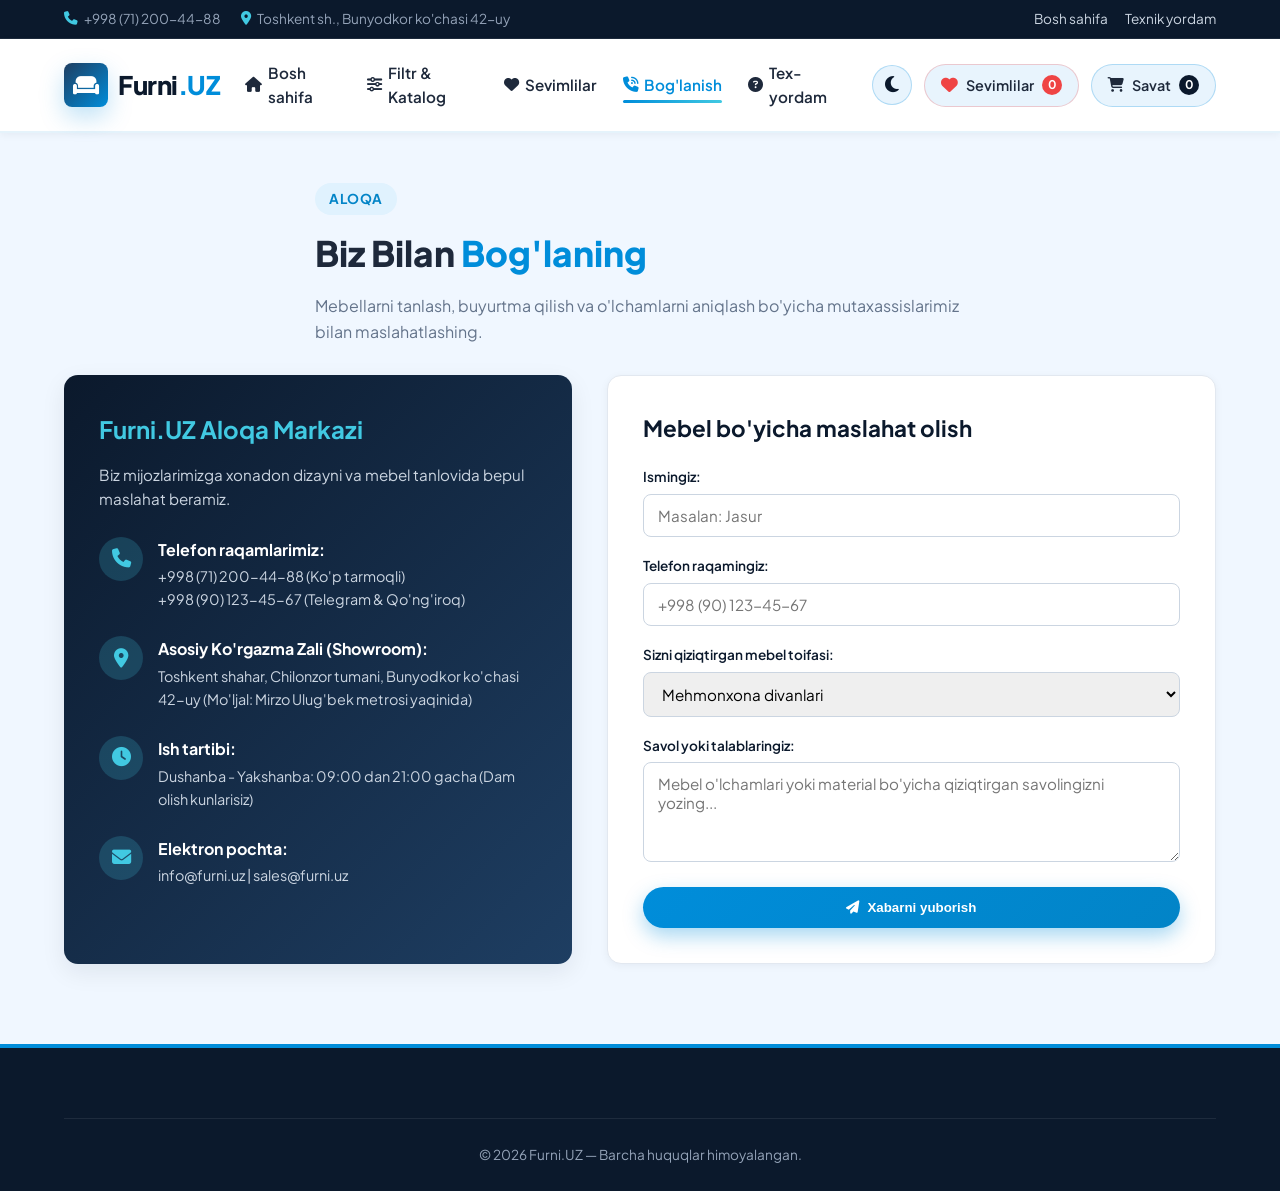
<file: boglanish.html>
<!DOCTYPE html>
<html lang="uz">
<head>
  <meta charset="UTF-8">
  <meta name="viewport" content="width=device-width, initial-scale=1.0">
  <title>Biz Bilan Bog'lanish - Furni.UZ</title>
  <link rel="stylesheet" href="style.css">
  <link rel="stylesheet" href="https://cdnjs.cloudflare.com/ajax/libs/font-awesome/6.5.1/css/all.min.css">
  <style>
    .contact-page {
      padding: 50px 0 80px;
    }
    .contact-grid {
      display: grid;
      grid-template-columns: 1fr 1.2fr;
      gap: 35px;
      margin-top: 30px;
    }
    .contact-info-card {
      background: linear-gradient(135deg, var(--primary-dark) 0%, var(--secondary-dark) 100%);
      color: white;
      padding: 35px;
      border-radius: var(--radius-md);
      box-shadow: var(--shadow-md);
    }
    .contact-info-card h3 {
      font-size: 1.5rem;
      margin-bottom: 15px;
      color: var(--accent-cyan);
    }
    .contact-item-row {
      display: flex;
      align-items: flex-start;
      gap: 15px;
      margin-bottom: 25px;
    }
    .contact-icon {
      width: 44px;
      height: 44px;
      border-radius: 50%;
      background: rgba(65, 201, 226, 0.2);
      color: var(--accent-cyan);
      display: flex;
      align-items: center;
      justify-content: center;
      font-size: 1.2rem;
      flex-shrink: 0;
    }
    .contact-form-card {
      background: var(--white);
      padding: 35px;
      border-radius: var(--radius-md);
      box-shadow: var(--shadow-sm);
      border: 1px solid var(--border-color);
    }
    .contact-form-card h3 {
      font-size: 1.4rem;
      color: var(--primary-dark);
      margin-bottom: 20px;
    }
    .form-group {
      margin-bottom: 18px;
    }
    .form-group label {
      display: block;
      font-size: 0.85rem;
      font-weight: 600;
      color: var(--primary-dark);
      margin-bottom: 6px;
    }
    .form-group input, .form-group textarea, .form-group select {
      width: 100%;
      padding: 11px 14px;
      border: 1.5px solid #cbd5e1;
      border-radius: 8px;
      font-size: 0.95rem;
      outline: none;
      font-family: inherit;
    }
    .form-group input:focus, .form-group textarea:focus, .form-group select:focus {
      border-color: var(--accent-light);
    }
    @media (max-width: 800px) {
      .contact-grid {
        grid-template-columns: 1fr;
      }
    }
  </style>
</head>
<body>

  <!-- Topbar -->
  <div class="topbar">
    <div class="container topbar-content">
      <div class="topbar-info">
        <div class="topbar-item"><i class="fa-solid fa-phone"></i><span>+998 (71) 200-44-88</span></div>
        <div class="topbar-item"><i class="fa-solid fa-location-dot"></i><span>Toshkent sh., Bunyodkor ko'chasi 42-uy</span></div>
      </div>
      <div class="topbar-links">
        <a href="index.html">Bosh sahifa</a>
        <a href="tex-yordam.html">Texnik yordam</a>
      </div>
    </div>
  </div>

  <!-- Header -->
  <header class="header">
    <div class="container navbar">
      <a href="index.html" class="logo">
        <div class="logo-icon"><i class="fa-solid fa-couch"></i></div>
        <div>Furni<span>.UZ</span></div>
      </a>
      <nav class="nav-menu">
        <a href="index.html" class="nav-link"><i class="fa-solid fa-house"></i> Bosh sahifa</a>
        <a href="filtr.html" class="nav-link"><i class="fa-solid fa-sliders"></i> Filtr & Katalog</a>
        <a href="sevimlilar.html" class="nav-link"><i class="fa-solid fa-heart"></i> Sevimlilar</a>
        <a href="boglanish.html" class="nav-link active"><i class="fa-solid fa-phone-volume"></i> Bog'lanish</a>
        <a href="tex-yordam.html" class="nav-link"><i class="fa-solid fa-circle-question"></i> Tex-yordam</a>
      </nav>
      <div class="nav-actions">
        <button class="theme-toggle-btn" onclick="toggleTheme()" title="Tungi rejimni yoqish/o'chirish">
          <i class="fa-solid fa-moon"></i>
        </button>
        <a href="sevimlilar.html" class="fav-btn" title="Yoqtirgan mebellaringiz">
          <i class="fa-solid fa-heart"></i>
          <span>Sevimlilar</span>
          <span class="fav-count" id="favBadge">0</span>
        </a>
        <a href="savat.html" class="cart-btn">
          <i class="fa-solid fa-cart-shopping"></i>
          <span>Savat</span>
          <span class="cart-count" id="cartBadge">0</span>
        </a>
      </div>
    </div>
  </header>

  <!-- Bog'lanish Sahifasi -->
  <div class="container contact-page">
    <div class="section-header" style="text-align: left; margin-bottom: 20px;">
      <span class="section-tag">Aloqa</span>
      <h2 class="section-title">Biz Bilan <span>Bog'laning</span></h2>
      <p class="section-desc">Mebellarni tanlash, buyurtma qilish va o'lchamlarni aniqlash bo'yicha mutaxassislarimiz bilan maslahatlashing.</p>
    </div>

    <div class="contact-grid">
      <!-- Aloqa ma'lumotlari -->
      <div class="contact-info-card">
        <h3>Furni.UZ Aloqa Markazi</h3>
        <p style="color: #cbd5e1; margin-bottom: 25px; font-size: 0.95rem;">Biz mijozlarimizga xonadon dizayni va mebel tanlovida bepul maslahat beramiz.</p>

        <div class="contact-item-row">
          <div class="contact-icon"><i class="fa-solid fa-phone"></i></div>
          <div>
            <h4 style="font-size: 1rem;">Telefon raqamlarimiz:</h4>
            <p style="color: #cbd5e1; font-size: 0.9rem; margin-top: 3px;">+998 (71) 200-44-88 (Ko'p tarmoqli)</p>
            <p style="color: #cbd5e1; font-size: 0.9rem;">+998 (90) 123-45-67 (Telegram & Qo'ng'iroq)</p>
          </div>
        </div>

        <div class="contact-item-row">
          <div class="contact-icon"><i class="fa-solid fa-location-dot"></i></div>
          <div>
            <h4 style="font-size: 1rem;">Asosiy Ko'rgazma Zali (Showroom):</h4>
            <p style="color: #cbd5e1; font-size: 0.9rem; margin-top: 3px;">Toshkent shahar, Chilonzor tumani, Bunyodkor ko'chasi 42-uy (Mo'ljal: Mirzo Ulug'bek metrosi yaqinida)</p>
          </div>
        </div>

        <div class="contact-item-row">
          <div class="contact-icon"><i class="fa-solid fa-clock"></i></div>
          <div>
            <h4 style="font-size: 1rem;">Ish tartibi:</h4>
            <p style="color: #cbd5e1; font-size: 0.9rem; margin-top: 3px;">Dushanba - Yakshanba: 09:00 dan 21:00 gacha (Dam olish kunlarisiz)</p>
          </div>
        </div>

        <div class="contact-item-row">
          <div class="contact-icon"><i class="fa-solid fa-envelope"></i></div>
          <div>
            <h4 style="font-size: 1rem;">Elektron pochta:</h4>
            <p style="color: #cbd5e1; font-size: 0.9rem; margin-top: 3px;">info@furni.uz | sales@furni.uz</p>
          </div>
        </div>
      </div>

      <!-- Xabar yuborish formasi -->
      <div class="contact-form-card">
        <h3>Mebel bo'yicha maslahat olish</h3>
        <form onsubmit="handleContactSubmit(event)">
          <div class="form-group">
            <label>Ismingiz:</label>
            <input type="text" id="contactName" required placeholder="Masalan: Jasur">
          </div>
          <div class="form-group">
            <label>Telefon raqamingiz:</label>
            <input type="tel" id="contactPhone" required placeholder="+998 (90) 123-45-67">
          </div>
          <div class="form-group">
            <label>Sizni qiziqtirgan mebel toifasi:</label>
            <select id="contactCategory">
              <option value="Mehmonxona divanlari">Mehmonxona divanlari</option>
              <option value="Yotoqxona to'plami">Yotoqxona to'plami</option>
              <option value="Oshxona garnituri">Oshxona garnituri</option>
              <option value="Ofis mebeli">Ofis mebeli</option>
              <option value="Maxsus buyurtma mebel">Maxsus buyurtma mebel</option>
            </select>
          </div>
          <div class="form-group">
            <label>Savol yoki talablaringiz:</label>
            <textarea id="contactMessage" rows="4" placeholder="Mebel o'lchamlari yoki material bo'yicha qiziqtirgan savolingizni yozing..."></textarea>
          </div>
          <button type="submit" class="btn-primary" style="width: 100%; justify-content: center;">
            <i class="fa-solid fa-paper-plane"></i> Xabarni yuborish
          </button>
        </form>
      </div>
    </div>
  </div>

  <!-- Footer -->
  <footer class="footer">
    <div class="container footer-bottom">
      <p>&copy; 2026 Furni.UZ — Barcha huquqlar himoyalangan.</p>
    </div>
  </footer>

  <script src="main.js"></script>
  <script>
    function handleContactSubmit(e) {
      e.preventDefault();
      const name = document.getElementById('contactName').value;
      alert(`Rahmat, ${name}! Xabaringiz yuborildi. Mutaxassislarimiz 15 daqiqa ichida siz bilan bog'lanishadi.`);
      e.target.reset();
    }
  </script>
</body>
</html>
</file>
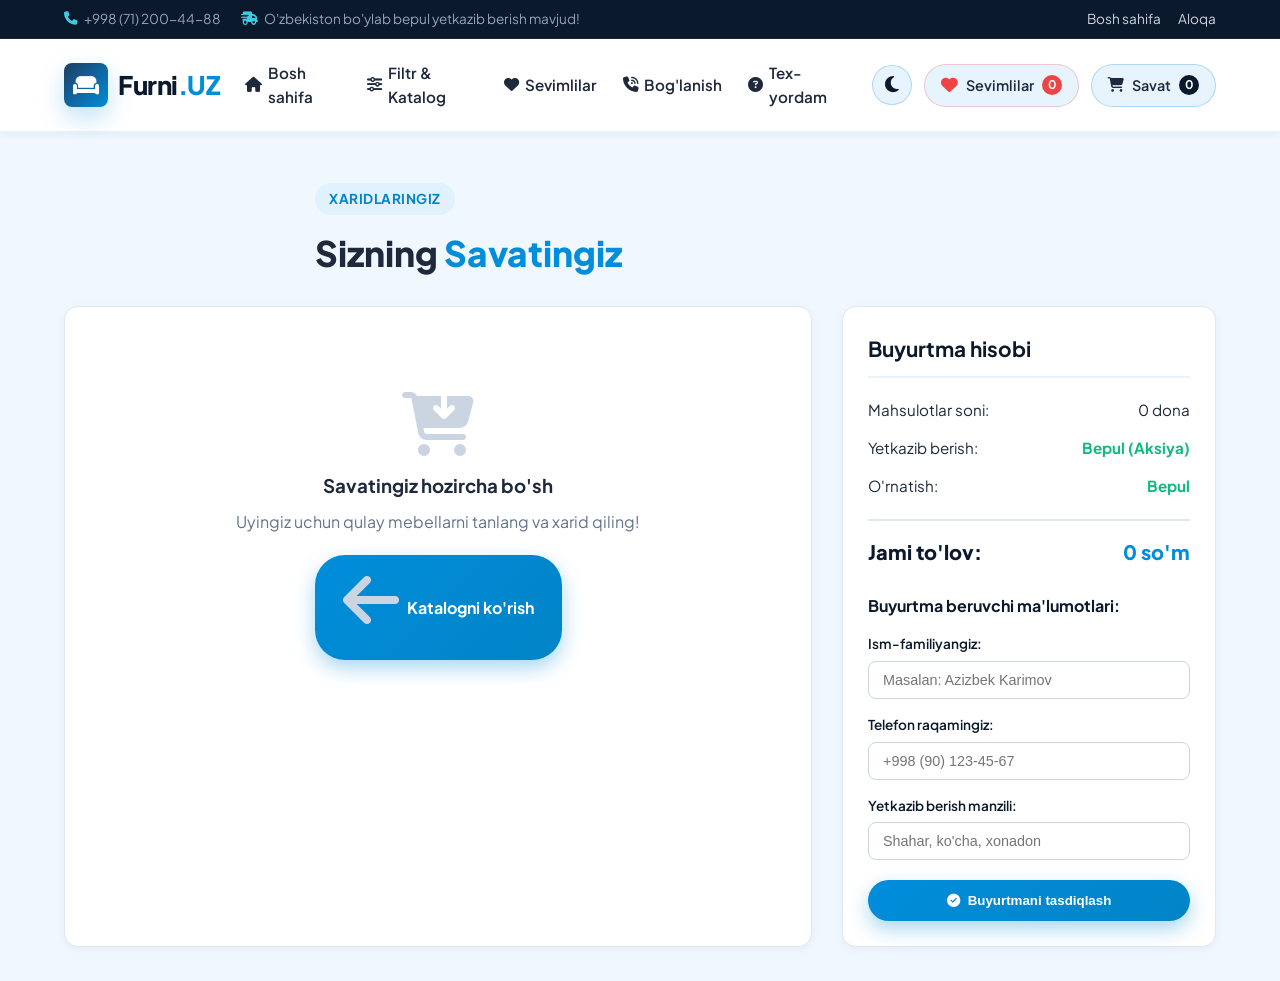
<file: korzina.html>
<!DOCTYPE html>
<html lang="uz">
<head>
  <meta charset="UTF-8">
  <meta http-equiv="refresh" content="0; url=savat.html">
  <title>Savat - Furni.UZ</title>
</head>
<body>
  <p>Savat sahifasiga o'tilmoqda... Agar o'tmasa, <a href="savat.html">bu yerni bosing</a>.</p>
</body>
</html>
</file>
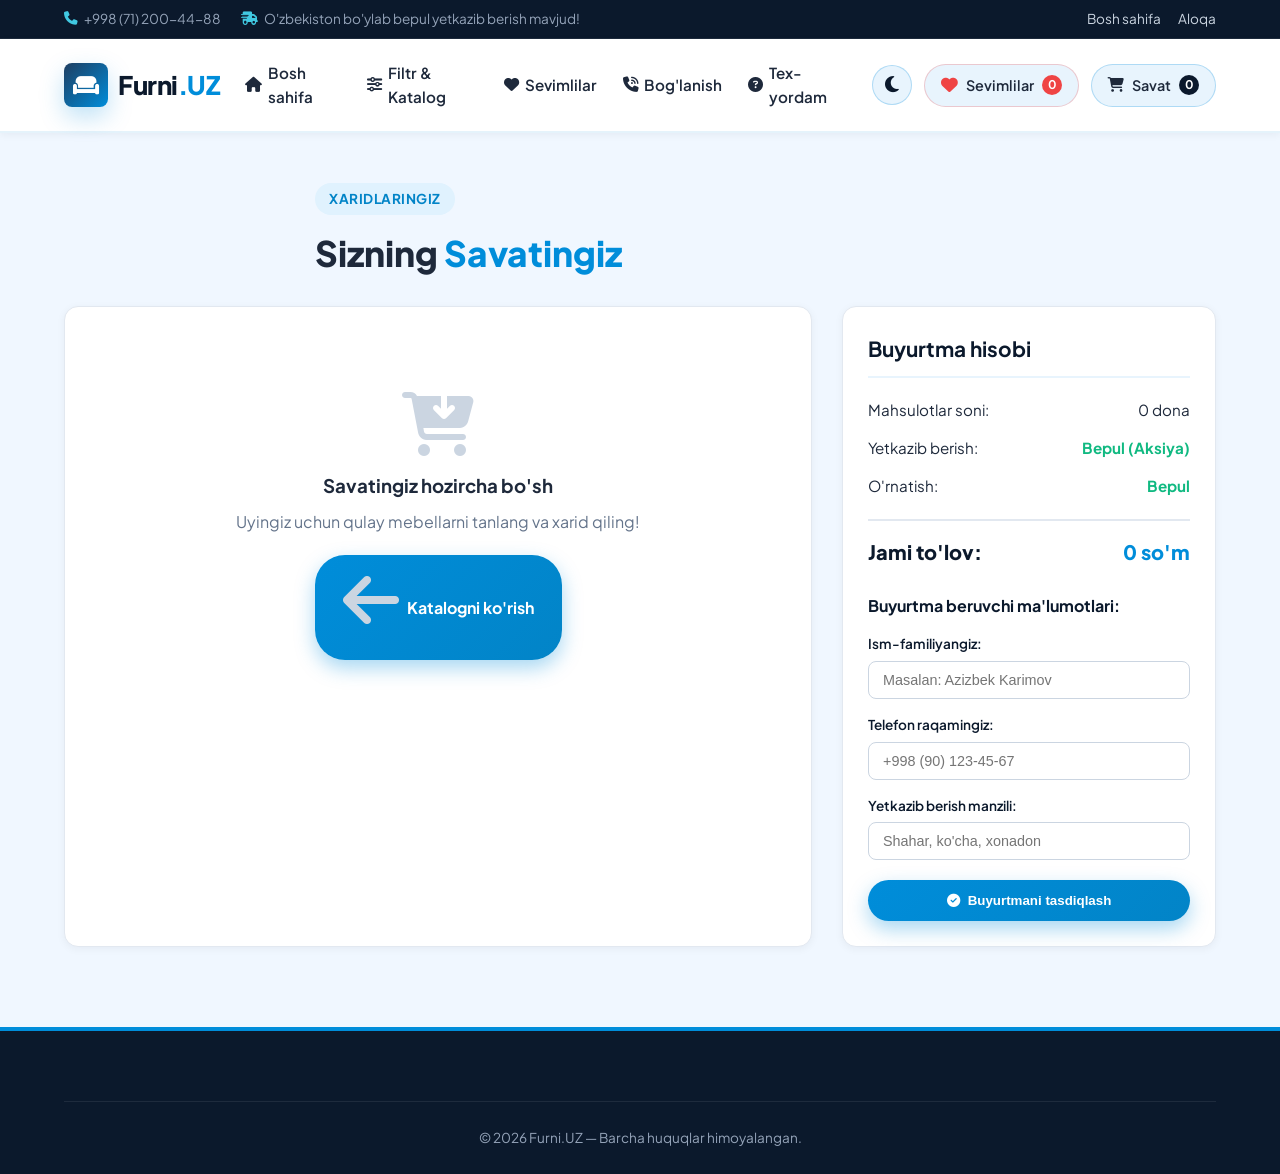
<file: savat.html>
<!DOCTYPE html>
<html lang="uz">
<head>
  <meta charset="UTF-8">
  <meta name="viewport" content="width=device-width, initial-scale=1.0">
  <title>Savat - Furni.UZ</title>
  <link rel="stylesheet" href="style.css">
  <link rel="stylesheet" href="https://cdnjs.cloudflare.com/ajax/libs/font-awesome/6.5.1/css/all.min.css">
  <style>
    .cart-page-wrap {
      padding: 50px 0 80px;
    }
    .cart-grid {
      display: grid;
      grid-template-columns: 2fr 1fr;
      gap: 30px;
      margin-top: 25px;
    }
    .cart-card {
      background: var(--white);
      border-radius: var(--radius-md);
      padding: 25px;
      box-shadow: var(--shadow-sm);
      border: 1px solid var(--border-color);
    }
    .cart-item {
      display: flex;
      align-items: center;
      gap: 20px;
      padding: 16px 0;
      border-bottom: 1px solid var(--border-color);
    }
    .cart-item:last-child {
      border-bottom: none;
    }
    .cart-item-img {
      width: 90px;
      height: 75px;
      object-fit: cover;
      border-radius: var(--radius-sm);
    }
    .cart-item-info {
      flex: 1;
    }
    .cart-item-title {
      font-weight: 700;
      color: var(--primary-dark);
      font-size: 1rem;
    }
    .cart-item-price {
      color: var(--accent-light);
      font-weight: 800;
      font-size: 1.1rem;
      margin-top: 4px;
    }
    .qty-controls {
      display: flex;
      align-items: center;
      gap: 10px;
    }
    .qty-btn {
      width: 32px;
      height: 32px;
      border-radius: 8px;
      border: 1px solid #cbd5e1;
      background: var(--soft-blue);
      cursor: pointer;
      font-weight: 700;
    }
    .qty-btn:hover {
      background: var(--accent-light);
      color: white;
    }
    .remove-btn {
      color: #ef4444;
      background: none;
      border: none;
      cursor: pointer;
      font-size: 1.2rem;
      padding: 6px;
    }
    .remove-btn:hover {
      opacity: 0.7;
    }
    .order-summary {
      background: var(--white);
      border-radius: var(--radius-md);
      padding: 25px;
      border: 1px solid var(--border-color);
      box-shadow: var(--shadow-sm);
      height: fit-content;
    }
    .order-summary h3 {
      font-size: 1.3rem;
      color: var(--primary-dark);
      margin-bottom: 20px;
      border-bottom: 2px solid var(--soft-blue);
      padding-bottom: 10px;
    }
    .summary-row {
      display: flex;
      justify-content: space-between;
      margin-bottom: 14px;
      font-size: 0.95rem;
    }
    .summary-total {
      display: flex;
      justify-content: space-between;
      margin-top: 20px;
      padding-top: 15px;
      border-top: 2px solid var(--border-color);
      font-size: 1.25rem;
      font-weight: 800;
      color: var(--primary-dark);
    }
    .form-group {
      margin-top: 15px;
    }
    .form-group label {
      display: block;
      font-size: 0.85rem;
      font-weight: 600;
      margin-bottom: 6px;
      color: var(--primary-dark);
    }
    .form-group input {
      width: 100%;
      padding: 10px 14px;
      border: 1.5px solid #cbd5e1;
      border-radius: 8px;
      outline: none;
      font-size: 0.9rem;
    }
    .form-group input:focus {
      border-color: var(--accent-light);
    }
    .empty-cart-box {
      text-align: center;
      padding: 60px 20px;
    }
    .empty-cart-box i {
      font-size: 4rem;
      color: #cbd5e1;
      margin-bottom: 15px;
    }
    @media (max-width: 768px) {
      .cart-grid {
        grid-template-columns: 1fr;
      }
    }
  </style>
</head>
<body>

  <!-- Topbar -->
  <div class="topbar">
    <div class="container topbar-content">
      <div class="topbar-info">
        <div class="topbar-item"><i class="fa-solid fa-phone"></i><span>+998 (71) 200-44-88</span></div>
        <div class="topbar-item"><i class="fa-solid fa-truck-fast"></i><span>O'zbekiston bo'ylab bepul yetkazib berish mavjud!</span></div>
      </div>
      <div class="topbar-links">
        <a href="index.html">Bosh sahifa</a>
        <a href="boglanish.html">Aloqa</a>
      </div>
    </div>
  </div>

  <!-- Header -->
  <header class="header">
    <div class="container navbar">
      <a href="index.html" class="logo">
        <div class="logo-icon"><i class="fa-solid fa-couch"></i></div>
        <div>Furni<span>.UZ</span></div>
      </a>
      <nav class="nav-menu">
        <a href="index.html" class="nav-link"><i class="fa-solid fa-house"></i> Bosh sahifa</a>
        <a href="filtr.html" class="nav-link"><i class="fa-solid fa-sliders"></i> Filtr & Katalog</a>
        <a href="sevimlilar.html" class="nav-link"><i class="fa-solid fa-heart"></i> Sevimlilar</a>
        <a href="boglanish.html" class="nav-link"><i class="fa-solid fa-phone-volume"></i> Bog'lanish</a>
        <a href="tex-yordam.html" class="nav-link"><i class="fa-solid fa-circle-question"></i> Tex-yordam</a>
      </nav>
      <div class="nav-actions">
        <button class="theme-toggle-btn" onclick="toggleTheme()" title="Tungi rejimni yoqish/o'chirish">
          <i class="fa-solid fa-moon"></i>
        </button>
        <a href="sevimlilar.html" class="fav-btn" title="Yoqtirgan mebellaringiz">
          <i class="fa-solid fa-heart"></i>
          <span>Sevimlilar</span>
          <span class="fav-count" id="favBadge">0</span>
        </a>
        <a href="savat.html" class="cart-btn">
          <i class="fa-solid fa-cart-shopping"></i>
          <span>Savat</span>
          <span class="cart-count" id="cartBadge">0</span>
        </a>
      </div>
    </div>
  </header>

  <!-- Savat asosiy qismi -->
  <div class="container cart-page-wrap">
    <div class="section-header" style="text-align: left; margin-bottom: 25px;">
      <span class="section-tag">Xaridlaringiz</span>
      <h2 class="section-title">Sizning <span>Savatingiz</span></h2>
    </div>

    <div class="cart-grid">
      <!-- Mahsulotlar ro'yxati -->
      <div class="cart-card">
        <div id="cartItemsContainer">
          <!-- JS orqali to'ldiriladi -->
        </div>
      </div>

      <!-- Buyurtmani rasmiylashtirish -->
      <div class="order-summary">
        <h3>Buyurtma hisobi</h3>
        <div class="summary-row">
          <span>Mahsulotlar soni:</span>
          <span id="summaryTotalItems">0 dona</span>
        </div>
        <div class="summary-row">
          <span>Yetkazib berish:</span>
          <span style="color: #10b981; font-weight: 700;">Bepul (Aksiya)</span>
        </div>
        <div class="summary-row">
          <span>O'rnatish:</span>
          <span style="color: #10b981; font-weight: 700;">Bepul</span>
        </div>
        <div class="summary-total">
          <span>Jami to'lov:</span>
          <span id="summaryTotalPrice" style="color: var(--accent-light);">0 so'm</span>
        </div>

        <div style="margin-top: 25px;">
          <h4 style="font-size: 1rem; color: var(--primary-dark); margin-bottom: 10px;">Buyurtma beruvchi ma'lumotlari:</h4>
          <div class="form-group">
            <label>Ism-familiyangiz:</label>
            <input type="text" id="custName" placeholder="Masalan: Azizbek Karimov">
          </div>
          <div class="form-group">
            <label>Telefon raqamingiz:</label>
            <input type="tel" id="custPhone" placeholder="+998 (90) 123-45-67">
          </div>
          <div class="form-group">
            <label>Yetkazib berish manzili:</label>
            <input type="text" id="custAddress" placeholder="Shahar, ko'cha, xonadon">
          </div>
          <button class="btn-primary" style="width: 100%; margin-top: 20px; justify-content: center;" onclick="submitOrder()">
            <i class="fa-solid fa-check-circle"></i> Buyurtmani tasdiqlash
          </button>
        </div>
      </div>
    </div>
  </div>

  <!-- Footer -->
  <footer class="footer">
    <div class="container footer-bottom">
      <p>&copy; 2026 Furni.UZ — Barcha huquqlar himoyalangan.</p>
    </div>
  </footer>

  <script src="main.js"></script>
  <script>
    function renderCartPage() {
      const container = document.getElementById('cartItemsContainer');
      const totalItemsEl = document.getElementById('summaryTotalItems');
      const totalPriceEl = document.getElementById('summaryTotalPrice');

      if (!container) return;

      if (cart.length === 0) {
        container.innerHTML = `
          <div class="empty-cart-box">
            <i class="fa-solid fa-cart-arrow-down"></i>
            <h3>Savatingiz hozircha bo'sh</h3>
            <p style="color: #64748b; margin-top: 8px; margin-bottom: 20px;">Uyingiz uchun qulay mebellarni tanlang va xarid qiling!</p>
            <a href="index.html#catalog" class="btn-primary"><i class="fa-solid fa-arrow-left"></i> Katalogni ko'rish</a>
          </div>
        `;
        totalItemsEl.innerText = "0 dona";
        totalPriceEl.innerText = "0 so'm";
        return;
      }

      let totalCount = 0;
      let totalPrice = 0;
      let html = '';

      cart.forEach((item, index) => {
        const itemTotal = item.price * (item.quantity || 1);
        totalCount += (item.quantity || 1);
        totalPrice += itemTotal;

        html += `
          <div class="cart-item">
            <img src="${item.img}" alt="${item.name}" class="cart-item-img">
            <div class="cart-item-info">
              <div class="cart-item-title">${item.name}</div>
              <div class="cart-item-price">${formatPrice(item.price)}</div>
            </div>
            <div class="qty-controls">
              <button class="qty-btn" onclick="changeQty(${index}, -1)">-</button>
              <span style="font-weight: 700; min-width: 20px; text-align: center;">${item.quantity || 1}</span>
              <button class="qty-btn" onclick="changeQty(${index}, 1)">+</button>
            </div>
            <div style="font-weight: 800; min-width: 110px; text-align: right; color: var(--primary-dark);">
              ${formatPrice(itemTotal)}
            </div>
            <button class="remove-btn" onclick="removeCartItem(${index})" title="O'chirish">
              <i class="fa-solid fa-trash-can"></i>
            </button>
          </div>
        `;
      });

      container.innerHTML = html;
      totalItemsEl.innerText = totalCount + " dona";
      totalPriceEl.innerText = formatPrice(totalPrice);
    }

    function changeQty(index, change) {
      if (cart[index]) {
        cart[index].quantity = (cart[index].quantity || 1) + change;
        if (cart[index].quantity <= 0) {
          cart.splice(index, 1);
        }
        localStorage.setItem('furni_cart', JSON.stringify(cart));
        updateCartCount();
        renderCartPage();
      }
    }

    function removeCartItem(index) {
      cart.splice(index, 1);
      localStorage.setItem('furni_cart', JSON.stringify(cart));
      updateCartCount();
      renderCartPage();
    }

    function submitOrder() {
      const name = document.getElementById('custName').value.trim();
      const phone = document.getElementById('custPhone').value.trim();
      const addr = document.getElementById('custAddress').value.trim();

      if (cart.length === 0) {
        alert("Savatingiz bo'sh! Iltimos, mebel tanlang.");
        return;
      }
      if (!name || !phone) {
        alert("Iltimos, ism va telefon raqamingizni kiriting!");
        return;
      }

      alert(`Rahmat, ${name}! Buyurtmangiz qabul qilindi. Tez orada operatorlarimiz ${phone} raqamiga aloqaga chiqishadi.`);
      cart = [];
      localStorage.setItem('furni_cart', JSON.stringify(cart));
      updateCartCount();
      renderCartPage();
    }

    document.addEventListener('DOMContentLoaded', renderCartPage);
  </script>
</body>
</html>
</file>
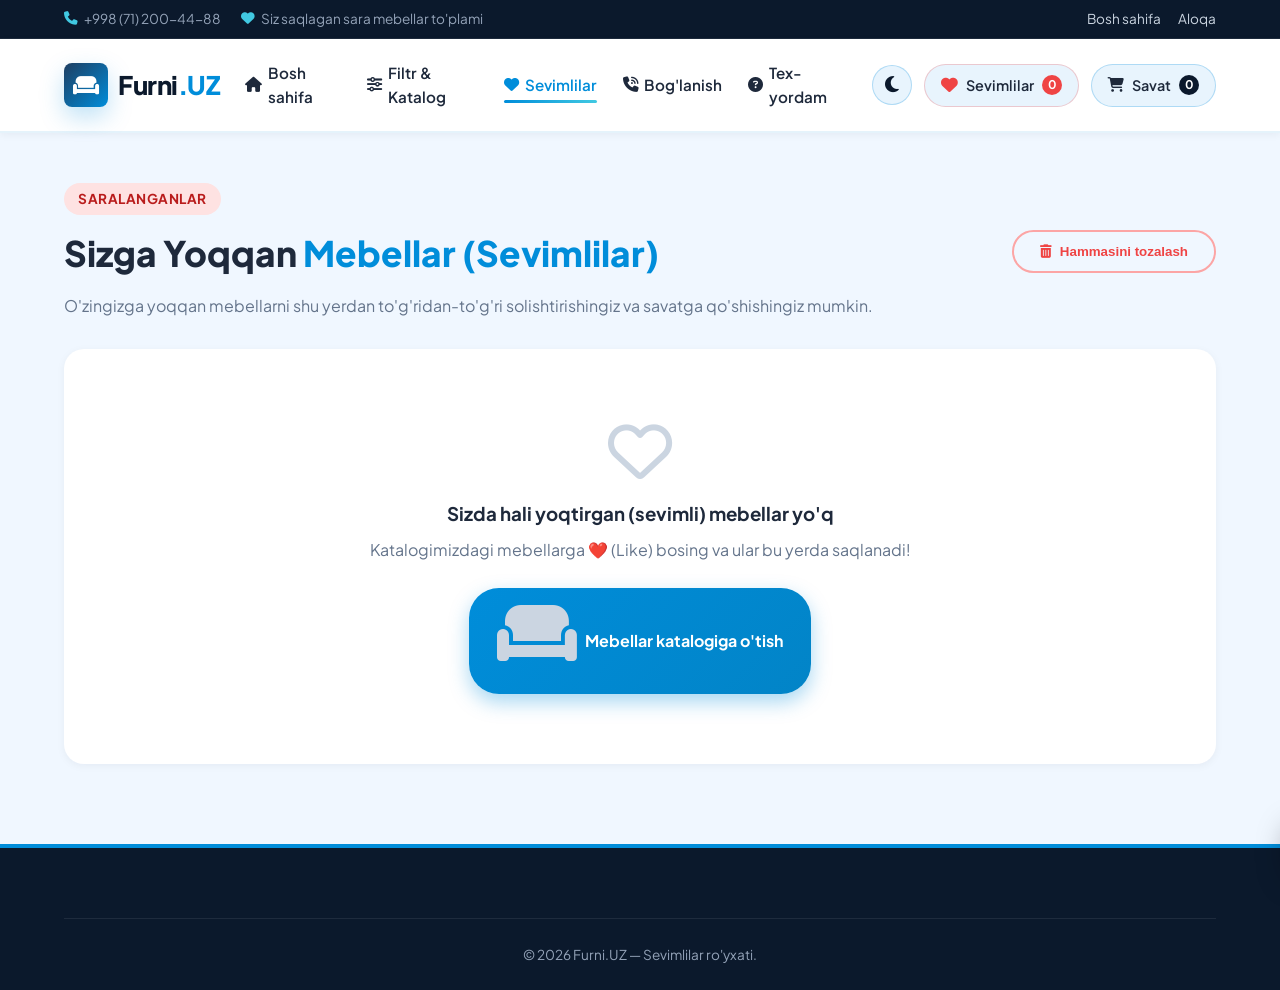
<file: sevimlilar.html>
<!DOCTYPE html>
<html lang="uz">
<head>
  <meta charset="UTF-8">
  <meta name="viewport" content="width=device-width, initial-scale=1.0">
  <title>Sevimlilar (Yoqtirgan mebellaringiz) - Furni.UZ</title>
  <link rel="stylesheet" href="style.css">
  <link rel="stylesheet" href="https://cdnjs.cloudflare.com/ajax/libs/font-awesome/6.5.1/css/all.min.css">
  <style>
    .fav-page-wrap {
      padding: 50px 0 80px;
    }
    .fav-header-area {
      display: flex;
      justify-content: space-between;
      align-items: center;
      margin-bottom: 30px;
      flex-wrap: wrap;
      gap: 15px;
    }
    .empty-fav-box {
      text-align: center;
      padding: 70px 20px;
      background: var(--white);
      border-radius: var(--radius-lg);
      box-shadow: var(--shadow-sm);
    }
    .empty-fav-box i {
      font-size: 4rem;
      color: #cbd5e1;
      margin-bottom: 16px;
    }
  </style>
</head>
<body>

  <!-- Topbar -->
  <div class="topbar">
    <div class="container topbar-content">
      <div class="topbar-info">
        <div class="topbar-item"><i class="fa-solid fa-phone"></i><span>+998 (71) 200-44-88</span></div>
        <div class="topbar-item"><i class="fa-solid fa-heart"></i><span>Siz saqlagan sara mebellar to'plami</span></div>
      </div>
      <div class="topbar-links">
        <a href="index.html">Bosh sahifa</a>
        <a href="boglanish.html">Aloqa</a>
      </div>
    </div>
  </div>

  <!-- Header -->
  <header class="header">
    <div class="container navbar">
      <a href="index.html" class="logo">
        <div class="logo-icon"><i class="fa-solid fa-couch"></i></div>
        <div>Furni<span>.UZ</span></div>
      </a>
      <nav class="nav-menu">
        <a href="index.html" class="nav-link"><i class="fa-solid fa-house"></i> Bosh sahifa</a>
        <a href="filtr.html" class="nav-link"><i class="fa-solid fa-sliders"></i> Filtr & Katalog</a>
        <a href="sevimlilar.html" class="nav-link active"><i class="fa-solid fa-heart"></i> Sevimlilar</a>
        <a href="boglanish.html" class="nav-link"><i class="fa-solid fa-phone-volume"></i> Bog'lanish</a>
        <a href="tex-yordam.html" class="nav-link"><i class="fa-solid fa-circle-question"></i> Tex-yordam</a>
      </nav>
      <div class="nav-actions">
        <button class="theme-toggle-btn" onclick="toggleTheme()" title="Tungi rejimni yoqish/o'chirish">
          <i class="fa-solid fa-moon"></i>
        </button>
        <a href="sevimlilar.html" class="fav-btn">
          <i class="fa-solid fa-heart"></i>
          <span>Sevimlilar</span>
          <span class="fav-count" id="favBadge">0</span>
        </a>
        <a href="savat.html" class="cart-btn">
          <i class="fa-solid fa-cart-shopping"></i>
          <span>Savat</span>
          <span class="cart-count" id="cartBadge">0</span>
        </a>
      </div>
    </div>
  </header>

  <!-- Sevimlilar sahifasi asosiy qismi -->
  <div class="container fav-page-wrap">
    <div class="fav-header-area">
      <div>
        <span class="section-tag" style="background: #fee2e2; color: #b91c1c;">Saralanganlar</span>
        <h2 class="section-title">Sizga Yoqqan <span>Mebellar (Sevimlilar)</span></h2>
        <p class="section-desc">O'zingizga yoqqan mebellarni shu yerdan to'g'ridan-to'g'ri solishtirishingiz va savatga qo'shishingiz mumkin.</p>
      </div>
      <div>
        <button class="btn-outline" onclick="clearAllFavorites()" style="color: #ef4444; border-color: #fca5a5;">
          <i class="fa-solid fa-trash-can"></i> Hammasini tozalash
        </button>
      </div>
    </div>

    <!-- Sevimli mebellar tarmog'i -->
    <div class="products-grid" id="favoritesPageGrid">
      <!-- JS orqali to'ldiriladi -->
    </div>
  </div>

  <!-- Footer -->
  <footer class="footer">
    <div class="container footer-bottom">
      <p>&copy; 2026 Furni.UZ — Sevimlilar ro'yxati.</p>
    </div>
  </footer>

  <!-- Toast -->
  <div class="toast" id="toast">
    <i class="fa-solid fa-circle-check"></i>
    <span id="toastMsg">Amal bajarildi!</span>
  </div>

  <script src="main.js"></script>
  <script>
    function renderFavoritesPage() {
      const container = document.getElementById('favoritesPageGrid');
      if (!container) return;

      if (favorites.length === 0) {
        container.innerHTML = `
          <div class="empty-fav-box" style="grid-column: 1/-1;">
            <i class="fa-regular fa-heart"></i>
            <h3>Sizda hali yoqtirgan (sevimli) mebellar yo'q</h3>
            <p style="color: #64748b; margin-top: 8px; margin-bottom: 25px;">Katalogimizdagi mebellarga ❤️ (Like) bosing va ular bu yerda saqlanadi!</p>
            <a href="index.html#catalog" class="btn-primary"><i class="fa-solid fa-couch"></i> Mebellar katalogiga o'tish</a>
          </div>
        `;
        return;
      }

      let html = '';
      favorites.forEach(p => {
        html += `
          <div class="product-card">
            <div class="product-img-wrapper">
              <span class="badge-tag badge-hot">Yoqtirilgan ❤️</span>
              <div class="product-top-actions">
                <button class="like-btn liked" onclick="removeFromFavPage(${p.id})" title="Sevimlilardan o'chirish">
                  <i class="fa-solid fa-heart"></i>
                </button>
              </div>
              <img src="${p.img}" alt="${p.name}" class="product-img">
            </div>

            <div class="product-body">
              <h3 class="product-title">${p.name}</h3>
              
              <div class="product-specs">
                <div class="spec-item">
                  <i class="fa-solid fa-hammer"></i>
                  <div><span class="spec-label">Nima qilingan:</span> <span class="spec-val">${p.material}</span></div>
                </div>
                <div class="spec-item">
                  <i class="fa-solid fa-earth-americas"></i>
                  <div><span class="spec-label">Qayerdanligi:</span> <span class="spec-val">${p.origin}</span></div>
                </div>
              </div>

              <div class="product-footer">
                <div class="price-wrap">
                  <span class="old-price">${formatPrice(p.oldPrice || p.price * 1.15)}</span>
                  <span class="current-price">${formatPrice(p.price)}</span>
                </div>
                <button class="add-cart-btn" onclick="addToCart('${p.name}', ${p.price}, '${p.img}')" title="Savatga qo'shish">
                  <i class="fa-solid fa-cart-plus"></i>
                </button>
              </div>
            </div>
          </div>
        `;
      });

      container.innerHTML = html;
    }

    function removeFromFavPage(id) {
      toggleFavorite(id);
      renderFavoritesPage();
    }

    function clearAllFavorites() {
      if (favorites.length === 0) return;
      if (confirm("Haqiqatan ham barcha sevimli mebellarni tozalamoqchimisiz?")) {
        favorites = [];
        localStorage.setItem('furni_favorites', JSON.stringify(favorites));
        updateFavCount();
        renderFavoritesPage();
        showToast("Sevimlilar ro'yxati tozalandi.");
      }
    }

    document.addEventListener('DOMContentLoaded', () => {
      renderFavoritesPage();
    });
  </script>
</body>
</html>
</file>
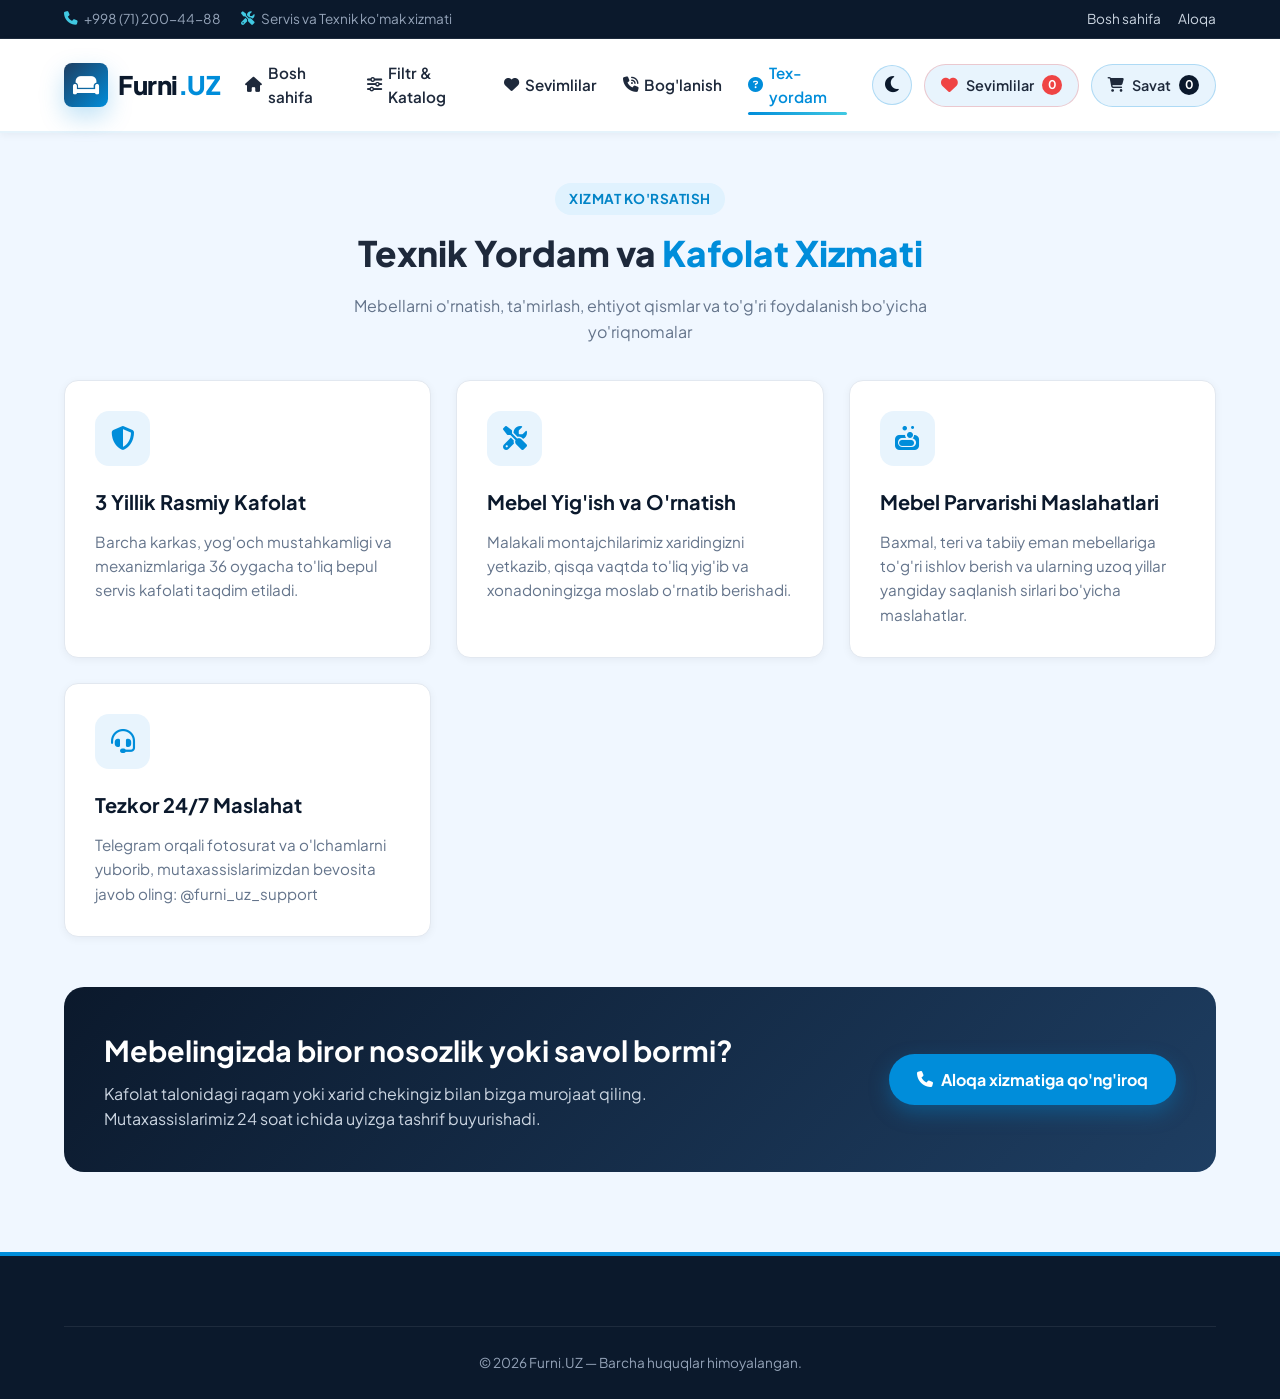
<file: tex-yordam.html>
<!DOCTYPE html>
<html lang="uz">
<head>
  <meta charset="UTF-8">
  <meta name="viewport" content="width=device-width, initial-scale=1.0">
  <title>Texnik Yordam & Kafolat - Furni.UZ</title>
  <link rel="stylesheet" href="style.css">
  <link rel="stylesheet" href="https://cdnjs.cloudflare.com/ajax/libs/font-awesome/6.5.1/css/all.min.css">
  <style>
    .support-page {
      padding: 50px 0 80px;
    }
    .support-grid {
      display: grid;
      grid-template-columns: repeat(auto-fit, minmax(280px, 1fr));
      gap: 25px;
      margin-top: 35px;
    }
    .support-card {
      background: var(--white);
      border-radius: var(--radius-md);
      padding: 30px;
      border: 1px solid var(--border-color);
      box-shadow: var(--shadow-sm);
      transition: var(--transition);
    }
    .support-card:hover {
      transform: translateY(-5px);
      box-shadow: var(--shadow-md);
      border-color: var(--accent-light);
    }
    .support-icon {
      width: 55px;
      height: 55px;
      border-radius: 14px;
      background: var(--soft-blue);
      color: var(--accent-light);
      display: flex;
      align-items: center;
      justify-content: center;
      font-size: 1.5rem;
      margin-bottom: 20px;
    }
    .support-card h3 {
      font-size: 1.25rem;
      color: var(--primary-dark);
      margin-bottom: 12px;
    }
    .support-card p {
      color: var(--text-muted);
      font-size: 0.95rem;
      line-height: 1.6;
    }
    .warranty-banner {
      margin-top: 50px;
      background: linear-gradient(135deg, var(--primary-dark), var(--secondary-dark));
      color: white;
      padding: 40px;
      border-radius: var(--radius-lg);
      display: flex;
      align-items: center;
      justify-content: space-between;
      gap: 30px;
      flex-wrap: wrap;
    }
    .warranty-banner h3 {
      font-size: 1.8rem;
      margin-bottom: 8px;
    }
    .warranty-banner p {
      color: #cbd5e1;
      max-width: 600px;
    }
  </style>
</head>
<body>

  <!-- Topbar -->
  <div class="topbar">
    <div class="container topbar-content">
      <div class="topbar-info">
        <div class="topbar-item"><i class="fa-solid fa-phone"></i><span>+998 (71) 200-44-88</span></div>
        <div class="topbar-item"><i class="fa-solid fa-screwdriver-wrench"></i><span>Servis va Texnik ko'mak xizmati</span></div>
      </div>
      <div class="topbar-links">
        <a href="index.html">Bosh sahifa</a>
        <a href="boglanish.html">Aloqa</a>
      </div>
    </div>
  </div>

  <!-- Header -->
  <header class="header">
    <div class="container navbar">
      <a href="index.html" class="logo">
        <div class="logo-icon"><i class="fa-solid fa-couch"></i></div>
        <div>Furni<span>.UZ</span></div>
      </a>
      <nav class="nav-menu">
        <a href="index.html" class="nav-link"><i class="fa-solid fa-house"></i> Bosh sahifa</a>
        <a href="filtr.html" class="nav-link"><i class="fa-solid fa-sliders"></i> Filtr & Katalog</a>
        <a href="sevimlilar.html" class="nav-link"><i class="fa-solid fa-heart"></i> Sevimlilar</a>
        <a href="boglanish.html" class="nav-link"><i class="fa-solid fa-phone-volume"></i> Bog'lanish</a>
        <a href="tex-yordam.html" class="nav-link active"><i class="fa-solid fa-circle-question"></i> Tex-yordam</a>
      </nav>
      <div class="nav-actions">
        <button class="theme-toggle-btn" onclick="toggleTheme()" title="Tungi rejimni yoqish/o'chirish">
          <i class="fa-solid fa-moon"></i>
        </button>
        <a href="sevimlilar.html" class="fav-btn" title="Yoqtirgan mebellaringiz">
          <i class="fa-solid fa-heart"></i>
          <span>Sevimlilar</span>
          <span class="fav-count" id="favBadge">0</span>
        </a>
        <a href="savat.html" class="cart-btn">
          <i class="fa-solid fa-cart-shopping"></i>
          <span>Savat</span>
          <span class="cart-count" id="cartBadge">0</span>
        </a>
      </div>
    </div>
  </header>

  <!-- Tex-yordam Asosiy Qismi -->
  <div class="container support-page">
    <div class="section-header">
      <span class="section-tag">Xizmat Ko'rsatish</span>
      <h2 class="section-title">Texnik Yordam va <span>Kafolat Xizmati</span></h2>
      <p class="section-desc">Mebellarni o'rnatish, ta'mirlash, ehtiyot qismlar va to'g'ri foydalanish bo'yicha yo'riqnomalar</p>
    </div>

    <div class="support-grid">
      <div class="support-card">
        <div class="support-icon"><i class="fa-solid fa-shield-halved"></i></div>
        <h3>3 Yillik Rasmiy Kafolat</h3>
        <p>Barcha karkas, yog'och mustahkamligi va mexanizmlariga 36 oygacha to'liq bepul servis kafolati taqdim etiladi.</p>
      </div>

      <div class="support-card">
        <div class="support-icon"><i class="fa-solid fa-screwdriver-wrench"></i></div>
        <h3>Mebel Yig'ish va O'rnatish</h3>
        <p>Malakali montajchilarimiz xaridingizni yetkazib, qisqa vaqtda to'liq yig'ib va xonadoningizga moslab o'rnatib berishadi.</p>
      </div>

      <div class="support-card">
        <div class="support-icon"><i class="fa-solid fa-soap"></i></div>
        <h3>Mebel Parvarishi Maslahatlari</h3>
        <p>Baxmal, teri va tabiiy eman mebellariga to'g'ri ishlov berish va ularning uzoq yillar yangiday saqlanish sirlari bo'yicha maslahatlar.</p>
      </div>

      <div class="support-card">
        <div class="support-icon"><i class="fa-solid fa-headset"></i></div>
        <h3>Tezkor 24/7 Maslahat</h3>
        <p>Telegram orqali fotosurat va o'lchamlarni yuborib, mutaxassislarimizdan bevosita javob oling: @furni_uz_support</p>
      </div>
    </div>

    <div class="warranty-banner">
      <div>
        <h3>Mebelingizda biror nosozlik yoki savol bormi?</h3>
        <p>Kafolat talonidagi raqam yoki xarid chekingiz bilan bizga murojaat qiling. Mutaxassislarimiz 24 soat ichida uyizga tashrif buyurishadi.</p>
      </div>
      <a href="boglanish.html" class="btn-primary" style="background: var(--accent-light);"><i class="fa-solid fa-phone"></i> Aloqa xizmatiga qo'ng'iroq</a>
    </div>
  </div>

  <!-- Footer -->
  <footer class="footer">
    <div class="container footer-bottom">
      <p>&copy; 2026 Furni.UZ — Barcha huquqlar himoyalangan.</p>
    </div>
  </footer>

  <script src="main.js"></script>
</body>
</html>
</file>
<file: style.css>
/* ==========================================================================
   Furni.UZ - Mebel Do'koni Rasmiy CSS Uslubi
   Asosiy ranglar: To'q ko'k (#0B192C, #1E3E62) & Ochroq ko'k (#008DDA, #41C9E2, #38BDF8)
   Qo'llab-quvvatlaydi: Light Mode & Dark Mode (Tungi rejim)
   ========================================================================== */

@import url('https://fonts.googleapis.com/css2?family=Plus+Jakarta+Sans:wght@300;400;500;600;700;800&display=swap');

:root {
  /* To'q ko'k ranglar */
  --primary-dark: #0B192C;        /* Juda to'q ko'k / Navy */
  --secondary-dark: #1E3E62;      /* To'q ko'k o'rta tus */
  --dark-blue-800: #142850;
  
  /* Ochroq ko'k ranglar */
  --accent-light: #008DDA;        /* Asosiy yorqin ochroq ko'k */
  --accent-cyan: #41C9E2;         /* Cyan / Havoyi ko'k */
  --soft-blue: #E8F4FD;           /* Juda yumshoq ko'k fon */
  --ice-blue: #F0F7FF;            /* Sayt umumiy engil foni */
  
  /* Neytral ranglar */
  --text-main: #1e293b;
  --text-muted: #64748b;
  --text-light: #94a3b8;
  --white: #ffffff;
  --border-color: #e2e8f0;
  --badge-bg: #e0f2fe;
  --badge-text: #0284c7;
  
  /* Soyalar va radiuslar */
  --shadow-sm: 0 2px 8px rgba(11, 25, 44, 0.05);
  --shadow-md: 0 8px 24px rgba(11, 25, 44, 0.08);
  --shadow-lg: 0 16px 36px rgba(11, 25, 44, 0.12);
  --shadow-blue: 0 10px 25px rgba(0, 141, 218, 0.25);
  --radius-sm: 8px;
  --radius-md: 14px;
  --radius-lg: 20px;
  --transition: all 0.3s cubic-bezier(0.4, 0, 0.2, 1);
}

/* ================= DARK MODE (TUNGI REJIM) ================= */
body.dark-mode {
  --primary-dark: #060c14;
  --secondary-dark: #0b1728;
  --dark-blue-800: #081220;
  --ice-blue: #08111d;            /* Sayt umumiy qorong'i foni */
  --white: #0e1c2e;               /* Kartochkalar va modallar foni */
  --text-main: #f8fafc;           /* Asosiy oq matn */
  --text-muted: #94a3b8;          /* O'rta tusli matn */
  --text-light: #64748b;
  --border-color: #1a304a;        /* Ramka chegaralari */
  --soft-blue: #12243a;           /* Xususiyatlar va bloklar foni */
  --badge-bg: #163252;
  --badge-text: #38bdf8;
  
  --shadow-sm: 0 2px 8px rgba(0, 0, 0, 0.4);
  --shadow-md: 0 8px 24px rgba(0, 0, 0, 0.55);
  --shadow-lg: 0 16px 36px rgba(0, 0, 0, 0.7);
}

* {
  margin: 0;
  padding: 0;
  box-sizing: border-box;
}

body {
  font-family: 'Plus Jakarta Sans', sans-serif;
  color: var(--text-main);
  background-color: var(--ice-blue);
  line-height: 1.6;
  overflow-x: hidden;
  transition: background-color 0.3s ease, color 0.3s ease;
}

a {
  text-decoration: none;
  color: inherit;
  transition: var(--transition);
}

ul {
  list-style: none;
}

img {
  max-width: 100%;
  display: block;
}

.container {
  width: 90%;
  max-width: 1280px;
  margin: 0 auto;
}

/* ================= TOPBAR ================= */
.topbar {
  background-color: var(--primary-dark);
  color: #94a3b8;
  font-size: 0.85rem;
  padding: 8px 0;
  border-bottom: 1px solid rgba(255, 255, 255, 0.08);
}

.topbar-content {
  display: flex;
  justify-content: space-between;
  align-items: center;
  flex-wrap: wrap;
  gap: 10px;
}

.topbar-info {
  display: flex;
  align-items: center;
  gap: 20px;
}

.topbar-item {
  display: flex;
  align-items: center;
  gap: 6px;
}

.topbar-item i {
  color: var(--accent-cyan);
}

.topbar-links a {
  color: #cbd5e1;
  margin-left: 15px;
}

.topbar-links a:hover {
  color: var(--accent-cyan);
}

/* ================= HEADER / NAVBAR ================= */
.header {
  background-color: var(--white);
  box-shadow: var(--shadow-sm);
  position: sticky;
  top: 0;
  z-index: 1000;
  border-bottom: 2px solid rgba(0, 141, 218, 0.1);
  transition: background-color 0.3s ease, border-color 0.3s ease;
}

body.dark-mode .header {
  border-bottom: 1px solid #1a304a;
}

.navbar {
  display: flex;
  justify-content: space-between;
  align-items: center;
  padding: 16px 0;
  gap: 25px;
}

/* Logo */
.logo {
  display: flex;
  align-items: center;
  gap: 10px;
  font-size: 1.6rem;
  font-weight: 800;
  color: var(--primary-dark);
  letter-spacing: -0.5px;
  flex-shrink: 0;
}

body.dark-mode .logo {
  color: #ffffff;
}

.logo-icon {
  width: 44px;
  height: 44px;
  background: linear-gradient(135deg, var(--secondary-dark), var(--accent-light));
  color: var(--white);
  border-radius: var(--radius-sm);
  display: flex;
  align-items: center;
  justify-content: center;
  font-size: 1.3rem;
  box-shadow: var(--shadow-blue);
}

.logo span {
  color: var(--accent-light);
}

/* Nav Menu */
.nav-menu {
  display: flex;
  align-items: center;
  gap: 26px;
}

.nav-link {
  font-weight: 600;
  font-size: 0.95rem;
  color: var(--text-main);
  position: relative;
  padding: 6px 0;
  display: inline-flex;
  align-items: center;
  gap: 6px;
}

.nav-link:hover, .nav-link.active {
  color: var(--accent-light);
}

.nav-link.active::after {
  content: '';
  position: absolute;
  bottom: 0;
  left: 0;
  width: 100%;
  height: 3px;
  background: linear-gradient(90deg, var(--accent-light), var(--accent-cyan));
  border-radius: 2px;
}

/* Nav Actions (Dark mode, Sevimlilar va Savat) */
.nav-actions {
  display: flex;
  align-items: center;
  gap: 12px;
  flex-shrink: 0;
}

/* Theme Toggle (Dark Mode) Tugmasi */
.theme-toggle-btn {
  width: 40px;
  height: 40px;
  border-radius: 50%;
  border: 1.5px solid rgba(0, 141, 218, 0.25);
  background: var(--soft-blue);
  color: var(--primary-dark);
  display: flex;
  align-items: center;
  justify-content: center;
  font-size: 1.15rem;
  cursor: pointer;
  transition: var(--transition);
}

.theme-toggle-btn:hover {
  background: var(--accent-light);
  color: #ffffff;
  transform: rotate(15deg) scale(1.08);
}

body.dark-mode .theme-toggle-btn {
  background: #14273f;
  color: #facc15; /* Quyosh oltin rangida */
  border-color: #234165;
}

body.dark-mode .theme-toggle-btn:hover {
  background: #234165;
  color: #fef08a;
}

/* Sevimlilar (Favorites) Tugmasi */
.fav-btn {
  position: relative;
  background: var(--soft-blue);
  color: var(--text-main);
  padding: 9px 16px;
  border-radius: 30px;
  font-weight: 600;
  font-size: 0.9rem;
  display: flex;
  align-items: center;
  gap: 8px;
  border: 1px solid rgba(239, 68, 68, 0.25);
  cursor: pointer;
  transition: var(--transition);
}

.fav-btn i {
  color: #ef4444;
  font-size: 1.05rem;
}

.fav-btn:hover {
  background: #fee2e2;
  border-color: #f87171;
  color: #b91c1c;
  transform: translateY(-1px);
}

body.dark-mode .fav-btn:hover {
  background: #3f191f;
  border-color: #ef4444;
  color: #fca5a5;
}

.fav-count {
  background: #ef4444;
  color: var(--white);
  font-size: 0.75rem;
  font-weight: 700;
  border-radius: 50%;
  width: 20px;
  height: 20px;
  display: flex;
  align-items: center;
  justify-content: center;
}

/* Savat Tugmasi */
.cart-btn {
  position: relative;
  background: var(--soft-blue);
  color: var(--text-main);
  padding: 9px 16px;
  border-radius: 30px;
  font-weight: 600;
  font-size: 0.9rem;
  display: flex;
  align-items: center;
  gap: 8px;
  border: 1px solid rgba(0, 141, 218, 0.25);
  cursor: pointer;
  transition: var(--transition);
}

.cart-btn:hover {
  background: var(--accent-light);
  color: var(--white);
  border-color: var(--accent-light);
  box-shadow: var(--shadow-blue);
}

.cart-count {
  background: var(--primary-dark);
  color: var(--white);
  font-size: 0.75rem;
  font-weight: 700;
  border-radius: 50%;
  width: 20px;
  height: 20px;
  display: flex;
  align-items: center;
  justify-content: center;
}

body.dark-mode .cart-count {
  background: #008DDA;
}

.mobile-toggle {
  display: none;
  font-size: 1.5rem;
  background: none;
  border: none;
  color: var(--text-main);
  cursor: pointer;
}

/* ================= HERO SECTION ================= */
.hero {
  background: linear-gradient(135deg, var(--primary-dark) 0%, var(--secondary-dark) 60%, #174e86 100%);
  color: var(--white);
  padding: 70px 0 90px;
  position: relative;
  overflow: hidden;
}

.hero::after {
  content: '';
  position: absolute;
  top: -100px;
  right: -100px;
  width: 450px;
  height: 450px;
  background: radial-gradient(circle, rgba(65, 201, 226, 0.25) 0%, rgba(0,0,0,0) 70%);
  border-radius: 50%;
  pointer-events: none;
}

.hero-grid {
  display: grid;
  grid-template-columns: 1.1fr 0.9fr;
  align-items: center;
  gap: 40px;
}

.hero-badge {
  display: inline-flex;
  align-items: center;
  gap: 8px;
  background: rgba(65, 201, 226, 0.15);
  border: 1px solid var(--accent-cyan);
  color: var(--accent-cyan);
  padding: 6px 14px;
  border-radius: 30px;
  font-size: 0.85rem;
  font-weight: 600;
  margin-bottom: 20px;
}

.hero-title {
  font-size: 3.2rem;
  font-weight: 800;
  line-height: 1.15;
  margin-bottom: 20px;
  letter-spacing: -1px;
}

.hero-title span {
  background: linear-gradient(90deg, #38BDF8, #41C9E2);
  -webkit-background-clip: text;
  -webkit-text-fill-color: transparent;
}

.hero-desc {
  font-size: 1.1rem;
  color: #cbd5e1;
  margin-bottom: 30px;
  max-width: 540px;
}

.hero-buttons {
  display: flex;
  gap: 15px;
  flex-wrap: wrap;
  margin-bottom: 35px;
}

.btn-primary {
  background: linear-gradient(135deg, var(--accent-light), #0284c7);
  color: var(--white);
  font-weight: 700;
  padding: 13px 28px;
  border-radius: 30px;
  display: inline-flex;
  align-items: center;
  gap: 8px;
  box-shadow: 0 8px 20px rgba(0, 141, 218, 0.35);
  border: none;
  cursor: pointer;
  transition: var(--transition);
}

.btn-primary:hover {
  transform: translateY(-2px);
  box-shadow: 0 12px 25px rgba(0, 141, 218, 0.5);
  background: linear-gradient(135deg, #0284c7, var(--accent-light));
}

.btn-outline {
  border: 2px solid rgba(255, 255, 255, 0.3);
  color: var(--white);
  font-weight: 600;
  padding: 12px 26px;
  border-radius: 30px;
  display: inline-flex;
  align-items: center;
  gap: 8px;
  background: transparent;
  cursor: pointer;
  transition: var(--transition);
}

.btn-outline:hover {
  border-color: var(--accent-cyan);
  background: rgba(65, 201, 226, 0.1);
  color: var(--accent-cyan);
}

.hero-stats {
  display: flex;
  gap: 30px;
  border-top: 1px solid rgba(255, 255, 255, 0.15);
  padding-top: 25px;
}

.stat-item h3 {
  font-size: 1.8rem;
  font-weight: 800;
  color: var(--accent-cyan);
}

.stat-item p {
  font-size: 0.85rem;
  color: #94a3b8;
}

.hero-image-wrap {
  position: relative;
}

.hero-main-img {
  width: 100%;
  height: 420px;
  object-fit: cover;
  border-radius: var(--radius-lg);
  border: 4px solid rgba(255, 255, 255, 0.1);
  box-shadow: 0 25px 50px rgba(0, 0, 0, 0.35);
}

.hero-floating-card {
  position: absolute;
  bottom: -20px;
  left: -20px;
  background: var(--white);
  color: var(--text-main);
  padding: 16px 20px;
  border-radius: var(--radius-md);
  box-shadow: var(--shadow-lg);
  display: flex;
  align-items: center;
  gap: 15px;
  border-left: 5px solid var(--accent-light);
  animation: floatCard 4s ease-in-out infinite;
}

@keyframes floatCard {
  0%, 100% { transform: translateY(0); }
  50% { transform: translateY(-8px); }
}

.floating-icon {
  width: 46px;
  height: 46px;
  border-radius: 50%;
  background: var(--soft-blue);
  color: var(--accent-light);
  display: flex;
  align-items: center;
  justify-content: center;
  font-size: 1.3rem;
}

.floating-text h4 {
  font-size: 0.95rem;
  font-weight: 700;
}

.floating-text p {
  font-size: 0.8rem;
  color: var(--text-muted);
}

/* ================= FEATURES ================= */
.features-section {
  padding: 40px 0;
  background: var(--white);
  margin-top: -30px;
  position: relative;
  z-index: 10;
  border-radius: var(--radius-lg);
  box-shadow: var(--shadow-md);
  border: 1px solid var(--border-color);
  transition: background-color 0.3s ease;
}

.features-grid {
  display: grid;
  grid-template-columns: repeat(auto-fit, minmax(230px, 1fr));
  gap: 25px;
}

.feature-box {
  display: flex;
  align-items: center;
  gap: 15px;
  padding: 10px;
  transition: var(--transition);
}

.feature-box:hover {
  transform: translateY(-3px);
}

.feature-icon {
  width: 52px;
  height: 52px;
  border-radius: 12px;
  background: linear-gradient(135deg, var(--soft-blue), #dbeafe);
  color: var(--accent-light);
  display: flex;
  align-items: center;
  justify-content: center;
  font-size: 1.4rem;
  flex-shrink: 0;
}

body.dark-mode .feature-icon {
  background: linear-gradient(135deg, #142842, #1b385e);
  color: #38bdf8;
}

.feature-text h4 {
  font-size: 1rem;
  font-weight: 700;
  color: var(--text-main);
}

.feature-text p {
  font-size: 0.85rem;
  color: var(--text-muted);
}

/* ================= CATALOG SECTION ================= */
.catalog-section {
  padding: 70px 0;
}

.section-header {
  text-align: center;
  max-width: 650px;
  margin: 0 auto 35px;
}

.section-tag {
  display: inline-block;
  background: var(--badge-bg);
  color: var(--badge-text);
  padding: 5px 14px;
  border-radius: 20px;
  font-size: 0.85rem;
  font-weight: 700;
  text-transform: uppercase;
  letter-spacing: 0.5px;
  margin-bottom: 10px;
}

.section-title {
  font-size: 2.2rem;
  font-weight: 800;
  color: var(--text-main);
  margin-bottom: 12px;
}

.section-title span {
  color: var(--accent-light);
}

.section-desc {
  color: var(--text-muted);
  font-size: 1rem;
}

/* Katalog Ustidagi Katta Qidiruv Paneli */
.catalog-search-bar {
  max-width: 680px;
  margin: 0 auto 30px;
  background: var(--white);
  padding: 8px 10px 8px 22px;
  border-radius: 50px;
  box-shadow: var(--shadow-md);
  border: 2px solid var(--border-color);
  display: flex;
  align-items: center;
  gap: 12px;
  transition: var(--transition);
}

.catalog-search-bar:focus-within {
  border-color: var(--accent-light);
  box-shadow: 0 8px 30px rgba(0, 141, 218, 0.25);
}

.catalog-search-bar i {
  color: var(--accent-light);
  font-size: 1.2rem;
}

.catalog-search-bar input {
  flex: 1;
  border: none;
  outline: none;
  font-size: 1rem;
  font-family: inherit;
  color: var(--text-main);
  background: transparent;
}

.catalog-search-btn {
  background: linear-gradient(135deg, var(--accent-light), #0284c7);
  color: var(--white);
  border: none;
  padding: 12px 26px;
  border-radius: 40px;
  font-size: 0.95rem;
  font-weight: 700;
  cursor: pointer;
  display: flex;
  align-items: center;
  gap: 8px;
  transition: var(--transition);
}

.catalog-search-btn:hover {
  background: var(--primary-dark);
  box-shadow: var(--shadow-blue);
}

/* Filter Tab Buttons */
.catalog-filters {
  display: flex;
  justify-content: center;
  flex-wrap: wrap;
  gap: 10px;
  margin-bottom: 40px;
}

.filter-btn {
  background: var(--white);
  border: 1.5px solid var(--border-color);
  color: var(--text-main);
  padding: 10px 22px;
  border-radius: 30px;
  font-weight: 600;
  font-size: 0.9rem;
  cursor: pointer;
  transition: var(--transition);
  display: inline-flex;
  align-items: center;
  gap: 8px;
}

.filter-btn:hover {
  border-color: var(--accent-light);
  color: var(--accent-light);
}

.filter-btn.active {
  background: var(--primary-dark);
  color: var(--white);
  border-color: var(--primary-dark);
  box-shadow: 0 4px 14px rgba(11, 25, 44, 0.2);
}

body.dark-mode .filter-btn.active {
  background: var(--accent-light);
  border-color: var(--accent-light);
}

/* PRODUCTS GRID */
.products-grid {
  display: grid;
  grid-template-columns: repeat(auto-fill, minmax(300px, 1fr));
  gap: 28px;
}

/* Product Card */
.product-card {
  background: var(--white);
  border-radius: var(--radius-md);
  overflow: hidden;
  box-shadow: var(--shadow-sm);
  border: 1px solid var(--border-color);
  transition: var(--transition);
  display: flex;
  flex-direction: column;
  position: relative;
}

.product-card:hover {
  transform: translateY(-6px);
  box-shadow: var(--shadow-lg);
  border-color: var(--accent-light);
}

.product-img-wrapper {
  position: relative;
  height: 240px;
  background: #f1f5f9;
  overflow: hidden;
}

body.dark-mode .product-img-wrapper {
  background: #112238;
}

.product-img {
  width: 100%;
  height: 100%;
  object-fit: cover;
  transition: transform 0.5s ease;
}

.product-card:hover .product-img {
  transform: scale(1.06);
}

.badge-tag {
  position: absolute;
  top: 14px;
  left: 14px;
  padding: 4px 10px;
  border-radius: 6px;
  font-size: 0.75rem;
  font-weight: 700;
  text-transform: uppercase;
  z-index: 2;
}

.badge-new {
  background-color: var(--accent-light);
  color: var(--white);
}

.badge-sale {
  background-color: #ef4444;
  color: var(--white);
}

.badge-hot {
  background-color: #f59e0b;
  color: var(--white);
}

/* Rasmlar soni ko'rsatkichi */
.product-img-count {
  position: absolute;
  bottom: 12px;
  left: 12px;
  background: rgba(11, 25, 44, 0.75);
  backdrop-filter: blur(4px);
  color: var(--white);
  padding: 3px 9px;
  border-radius: 12px;
  font-size: 0.75rem;
  font-weight: 600;
  display: flex;
  align-items: center;
  gap: 5px;
  z-index: 2;
}

/* Tepa o'ngdagi amallar (Like va Quick View) */
.product-top-actions {
  position: absolute;
  top: 12px;
  right: 12px;
  display: flex;
  flex-direction: column;
  gap: 8px;
  z-index: 4;
}

/* Like / Favorite Tugmasi */
.like-btn {
  width: 38px;
  height: 38px;
  border-radius: 50%;
  background: rgba(255, 255, 255, 0.95);
  backdrop-filter: blur(4px);
  border: 1px solid var(--border-color);
  color: #94a3b8;
  display: flex;
  align-items: center;
  justify-content: center;
  font-size: 1.15rem;
  cursor: pointer;
  transition: var(--transition);
  box-shadow: 0 4px 10px rgba(0, 0, 0, 0.1);
}

body.dark-mode .like-btn {
  background: rgba(18, 36, 58, 0.95);
  color: #94a3b8;
  border-color: #244165;
}

.like-btn:hover {
  transform: scale(1.15);
  color: #ef4444;
  background: #ffffff;
}

body.dark-mode .like-btn:hover {
  background: #1e3a5f;
  color: #ef4444;
}

.like-btn.liked {
  color: #ef4444;
  background: #ffffff;
  border-color: #fca5a5;
  animation: heartBeat 0.4s ease;
}

body.dark-mode .like-btn.liked {
  background: #1e3a5f;
  color: #ef4444;
  border-color: #ef4444;
}

@keyframes heartBeat {
  0% { transform: scale(1); }
  50% { transform: scale(1.3); }
  100% { transform: scale(1); }
}

.quick-view-btn {
  background: rgba(255, 255, 255, 0.95);
  backdrop-filter: blur(4px);
  color: var(--text-main);
  border: 1px solid var(--border-color);
  width: 38px;
  height: 38px;
  border-radius: 50%;
  display: flex;
  align-items: center;
  justify-content: center;
  cursor: pointer;
  transition: var(--transition);
  box-shadow: 0 4px 10px rgba(0, 0, 0, 0.1);
}

body.dark-mode .quick-view-btn {
  background: rgba(18, 36, 58, 0.95);
  color: #e2e8f0;
  border-color: #244165;
}

.quick-view-btn:hover {
  background: var(--accent-light);
  color: var(--white);
  transform: scale(1.1);
}

/* Card Body */
.product-body {
  padding: 20px;
  display: flex;
  flex-direction: column;
  flex-grow: 1;
}

.product-category {
  font-size: 0.8rem;
  text-transform: uppercase;
  font-weight: 700;
  color: var(--accent-light);
  letter-spacing: 0.5px;
  margin-bottom: 5px;
}

.product-title {
  font-size: 1.15rem;
  font-weight: 700;
  color: var(--text-main);
  margin-bottom: 12px;
  line-height: 1.35;
}

/* Nima qilingan va Qattikiligi Bo'limi */
.product-specs {
  background-color: var(--soft-blue);
  border-radius: var(--radius-sm);
  padding: 10px 12px;
  margin-bottom: 16px;
  display: flex;
  flex-direction: column;
  gap: 8px;
  border-left: 3px solid var(--accent-light);
}

.spec-item {
  display: flex;
  align-items: flex-start;
  gap: 8px;
  font-size: 0.82rem;
  line-height: 1.35;
}

.spec-item i {
  color: var(--accent-light);
  margin-top: 2px;
  font-size: 0.9rem;
  flex-shrink: 0;
}

.spec-label {
  font-weight: 700;
  color: var(--text-main);
}

body.dark-mode .spec-label {
  color: #bae6fd;
}

.spec-val {
  color: var(--text-muted);
}

/* Narx va Xarid */
.product-footer {
  margin-top: auto;
  padding-top: 14px;
  border-top: 1px dashed var(--border-color);
  display: flex;
  align-items: center;
  justify-content: space-between;
}

.price-wrap {
  display: flex;
  flex-direction: column;
}

.old-price {
  font-size: 0.8rem;
  color: var(--text-light);
  text-decoration: line-through;
}

.current-price {
  font-size: 1.25rem;
  font-weight: 800;
  color: var(--text-main);
}

body.dark-mode .current-price {
  color: #38bdf8;
}

.add-cart-btn {
  background: var(--soft-blue);
  color: var(--text-main);
  border: 1.5px solid var(--accent-light);
  width: 42px;
  height: 42px;
  border-radius: 10px;
  display: flex;
  align-items: center;
  justify-content: center;
  font-size: 1.1rem;
  cursor: pointer;
  transition: var(--transition);
}

.add-cart-btn:hover {
  background: var(--accent-light);
  color: var(--white);
  box-shadow: var(--shadow-blue);
}

/* ================= BANNER / PROMO SECTION ================= */
.promo-section {
  padding: 60px 0;
}

.promo-card {
  background: linear-gradient(135deg, var(--secondary-dark) 0%, var(--primary-dark) 100%);
  border-radius: var(--radius-lg);
  padding: 50px 60px;
  color: var(--white);
  display: grid;
  grid-template-columns: 1.2fr 0.8fr;
  align-items: center;
  gap: 40px;
  position: relative;
  overflow: hidden;
  box-shadow: var(--shadow-lg);
}

.promo-card::before {
  content: '';
  position: absolute;
  top: 0;
  right: 0;
  width: 300px;
  height: 100%;
  background: radial-gradient(circle, rgba(0, 141, 218, 0.3) 0%, rgba(0,0,0,0) 70%);
}

.promo-content h2 {
  font-size: 2.4rem;
  font-weight: 800;
  line-height: 1.2;
  margin-bottom: 16px;
}

.promo-content h2 span {
  color: var(--accent-cyan);
}

.promo-content p {
  color: #cbd5e1;
  font-size: 1.05rem;
  margin-bottom: 25px;
}

.promo-img-wrap img {
  border-radius: var(--radius-md);
  border: 3px solid rgba(255, 255, 255, 0.15);
  box-shadow: 0 15px 30px rgba(0, 0, 0, 0.4);
}

/* ================= FAQ SECTION ================= */
.faq-section {
  padding: 60px 0;
  background-color: var(--white);
  transition: background-color 0.3s ease;
}

.faq-grid {
  display: grid;
  grid-template-columns: 1fr 1fr;
  gap: 20px;
  margin-top: 30px;
}

.faq-item {
  border: 1px solid var(--border-color);
  border-radius: var(--radius-md);
  padding: 20px;
  background: var(--ice-blue);
  transition: var(--transition);
}

.faq-item:hover {
  border-color: var(--accent-light);
  background: var(--white);
  box-shadow: var(--shadow-sm);
}

.faq-item h4 {
  font-size: 1.05rem;
  font-weight: 700;
  color: var(--text-main);
  margin-bottom: 8px;
  display: flex;
  align-items: center;
  gap: 10px;
}

.faq-item h4 i {
  color: var(--accent-light);
}

.faq-item p {
  color: var(--text-muted);
  font-size: 0.9rem;
}

/* ================= FOOTER ================= */
.footer {
  background-color: var(--primary-dark);
  color: #94a3b8;
  padding: 70px 0 25px;
  border-top: 4px solid var(--accent-light);
}

.footer-grid {
  display: grid;
  grid-template-columns: 1.5fr 1fr 1fr 1.2fr;
  gap: 40px;
  margin-bottom: 50px;
}

.footer-logo {
  color: var(--white);
  font-size: 1.6rem;
  font-weight: 800;
  display: flex;
  align-items: center;
  gap: 10px;
  margin-bottom: 15px;
}

.footer-logo span {
  color: var(--accent-cyan);
}

.footer-about p {
  font-size: 0.9rem;
  line-height: 1.6;
  margin-bottom: 20px;
}

.social-links {
  display: flex;
  gap: 12px;
}

.social-link {
  width: 38px;
  height: 38px;
  border-radius: 50%;
  background: rgba(255, 255, 255, 0.08);
  color: var(--white);
  display: flex;
  align-items: center;
  justify-content: center;
  transition: var(--transition);
}

.social-link:hover {
  background: var(--accent-light);
  color: var(--white);
  transform: translateY(-3px);
}

.footer-col h4 {
  color: var(--white);
  font-size: 1.1rem;
  font-weight: 700;
  margin-bottom: 20px;
  position: relative;
  padding-bottom: 8px;
}

.footer-col h4::after {
  content: '';
  position: absolute;
  bottom: 0;
  left: 0;
  width: 35px;
  height: 2px;
  background: var(--accent-cyan);
}

.footer-links li {
  margin-bottom: 10px;
}

.footer-links a {
  font-size: 0.9rem;
  color: #94a3b8;
}

.footer-links a:hover {
  color: var(--accent-cyan);
  padding-left: 5px;
}

.footer-contact li {
  display: flex;
  align-items: flex-start;
  gap: 12px;
  margin-bottom: 15px;
  font-size: 0.9rem;
}

.footer-contact i {
  color: var(--accent-cyan);
  margin-top: 4px;
}

.footer-bottom {
  text-align: center;
  padding-top: 25px;
  border-top: 1px solid rgba(255, 255, 255, 0.08);
  font-size: 0.85rem;
}

/* ================= MODAL & RASMLAR GALEREYASI ================= */
.modal-overlay {
  position: fixed;
  top: 0;
  left: 0;
  width: 100%;
  height: 100%;
  background: rgba(4, 8, 16, 0.75);
  backdrop-filter: blur(5px);
  z-index: 2000;
  display: flex;
  align-items: center;
  justify-content: center;
  opacity: 0;
  visibility: hidden;
  transition: var(--transition);
  padding: 20px;
}

.modal-overlay.active {
  opacity: 1;
  visibility: visible;
}

.modal-content {
  background: var(--white);
  border-radius: var(--radius-lg);
  max-width: 820px;
  width: 100%;
  max-height: 90vh;
  overflow-y: auto;
  position: relative;
  padding: 30px;
  box-shadow: 0 25px 60px rgba(0, 0, 0, 0.4);
  transform: translateY(20px);
  transition: var(--transition);
  border: 1px solid var(--border-color);
}

.modal-overlay.active .modal-content {
  transform: translateY(0);
}

.modal-close {
  position: absolute;
  top: 18px;
  right: 18px;
  background: var(--soft-blue);
  border: none;
  font-size: 1.3rem;
  width: 36px;
  height: 36px;
  border-radius: 50%;
  display: flex;
  align-items: center;
  justify-content: center;
  cursor: pointer;
  color: var(--text-main);
  transition: var(--transition);
  z-index: 10;
}

.modal-close:hover {
  background: #fee2e2;
  color: #ef4444;
}

.modal-body {
  display: grid;
  grid-template-columns: 1.1fr 1fr;
  gap: 28px;
}

/* Modal Galereya (Ko'p Rasmlar) */
.modal-gallery {
  display: flex;
  flex-direction: column;
  gap: 12px;
}

.modal-main-img-box {
  position: relative;
  width: 100%;
  height: 320px;
  background: #f1f5f9;
  border-radius: var(--radius-md);
  overflow: hidden;
}

body.dark-mode .modal-main-img-box {
  background: #112238;
}

.modal-main-img {
  width: 100%;
  height: 100%;
  object-fit: cover;
  transition: opacity 0.3s ease;
}

.gallery-nav-btn {
  position: absolute;
  top: 50%;
  transform: translateY(-50%);
  background: rgba(11, 25, 44, 0.75);
  color: var(--white);
  border: none;
  width: 36px;
  height: 36px;
  border-radius: 50%;
  display: flex;
  align-items: center;
  justify-content: center;
  cursor: pointer;
  transition: var(--transition);
  z-index: 5;
}

.gallery-nav-btn:hover {
  background: var(--accent-light);
  transform: translateY(-50%) scale(1.1);
}

.gallery-nav-btn.prev {
  left: 10px;
}

.gallery-nav-btn.next {
  right: 10px;
}

/* Modal Kichik Rasmchalar (Thumbnails) */
.modal-thumbnails {
  display: flex;
  gap: 10px;
  overflow-x: auto;
  padding-bottom: 4px;
}

.thumb-item {
  width: 68px;
  height: 56px;
  border-radius: 8px;
  overflow: hidden;
  cursor: pointer;
  border: 2px solid transparent;
  opacity: 0.6;
  transition: var(--transition);
  flex-shrink: 0;
}

.thumb-item img {
  width: 100%;
  height: 100%;
  object-fit: cover;
}

.thumb-item:hover, .thumb-item.active {
  opacity: 1;
  border-color: var(--accent-light);
  transform: translateY(-2px);
  box-shadow: 0 4px 10px rgba(0, 141, 218, 0.25);
}

.modal-details h3 {
  font-size: 1.5rem;
  font-weight: 800;
  color: var(--text-main);
  margin-bottom: 8px;
}

.modal-price {
  font-size: 1.5rem;
  font-weight: 800;
  color: var(--accent-light);
  margin-bottom: 15px;
}

.modal-specs-box {
  background: var(--soft-blue);
  padding: 15px;
  border-radius: var(--radius-sm);
  margin-bottom: 20px;
  display: flex;
  flex-direction: column;
  gap: 10px;
}

.modal-specs-box div {
  font-size: 0.9rem;
}

/* ================= SEVIMLILAR (FAVORITES) MODAL ================= */
.fav-modal-list {
  display: flex;
  flex-direction: column;
  gap: 15px;
  max-height: 400px;
  overflow-y: auto;
  margin: 20px 0;
}

.fav-modal-item {
  display: flex;
  align-items: center;
  gap: 15px;
  padding: 12px;
  border: 1px solid var(--border-color);
  border-radius: var(--radius-sm);
  background: var(--soft-blue);
}

.fav-modal-img {
  width: 75px;
  height: 60px;
  object-fit: cover;
  border-radius: 6px;
}

.fav-modal-info {
  flex: 1;
}

.fav-modal-title {
  font-size: 0.95rem;
  font-weight: 700;
  color: var(--text-main);
}

.fav-modal-price {
  font-size: 0.95rem;
  font-weight: 800;
  color: var(--accent-light);
  margin-top: 2px;
}

/* ================= TOAST NOTIFICATION ================= */
.toast {
  position: fixed;
  bottom: 30px;
  right: 30px;
  background: var(--primary-dark);
  color: var(--white);
  padding: 14px 22px;
  border-radius: var(--radius-md);
  box-shadow: 0 10px 30px rgba(0,0,0,0.35);
  display: flex;
  align-items: center;
  gap: 12px;
  z-index: 3000;
  border-left: 4px solid var(--accent-cyan);
  transform: translateX(120%);
  transition: transform 0.4s ease;
}

body.dark-mode .toast {
  background: #0f1d30;
  border: 1px solid #1e3653;
  border-left: 4px solid var(--accent-cyan);
}

.toast.show {
  transform: translateX(0);
}

.toast i {
  color: var(--accent-cyan);
  font-size: 1.2rem;
}

/* ================= RESPONSIVE ================= */
@media (max-width: 992px) {
  .hero-grid {
    grid-template-columns: 1fr;
    text-align: center;
  }
  .hero-desc {
    margin: 0 auto 30px;
  }
  .hero-buttons {
    justify-content: center;
  }
  .hero-stats {
    justify-content: center;
  }
  .hero-floating-card {
    left: 20px;
    bottom: 20px;
  }
  .promo-card {
    grid-template-columns: 1fr;
    padding: 35px 25px;
    text-align: center;
  }
  .footer-grid {
    grid-template-columns: 1fr 1fr;
  }
  .faq-grid {
    grid-template-columns: 1fr;
  }
  .modal-body {
    grid-template-columns: 1fr;
  }
}

@media (max-width: 768px) {
  .topbar-content {
    justify-content: center;
  }
  .nav-menu {
    display: none;
  }
  .mobile-toggle {
    display: block;
  }
  .hero-title {
    font-size: 2.3rem;
  }
  .footer-grid {
    grid-template-columns: 1fr;
  }
  .nav-actions {
    gap: 8px;
  }
  .fav-btn span, .cart-btn span {
    display: none;
  }
}
</file>
